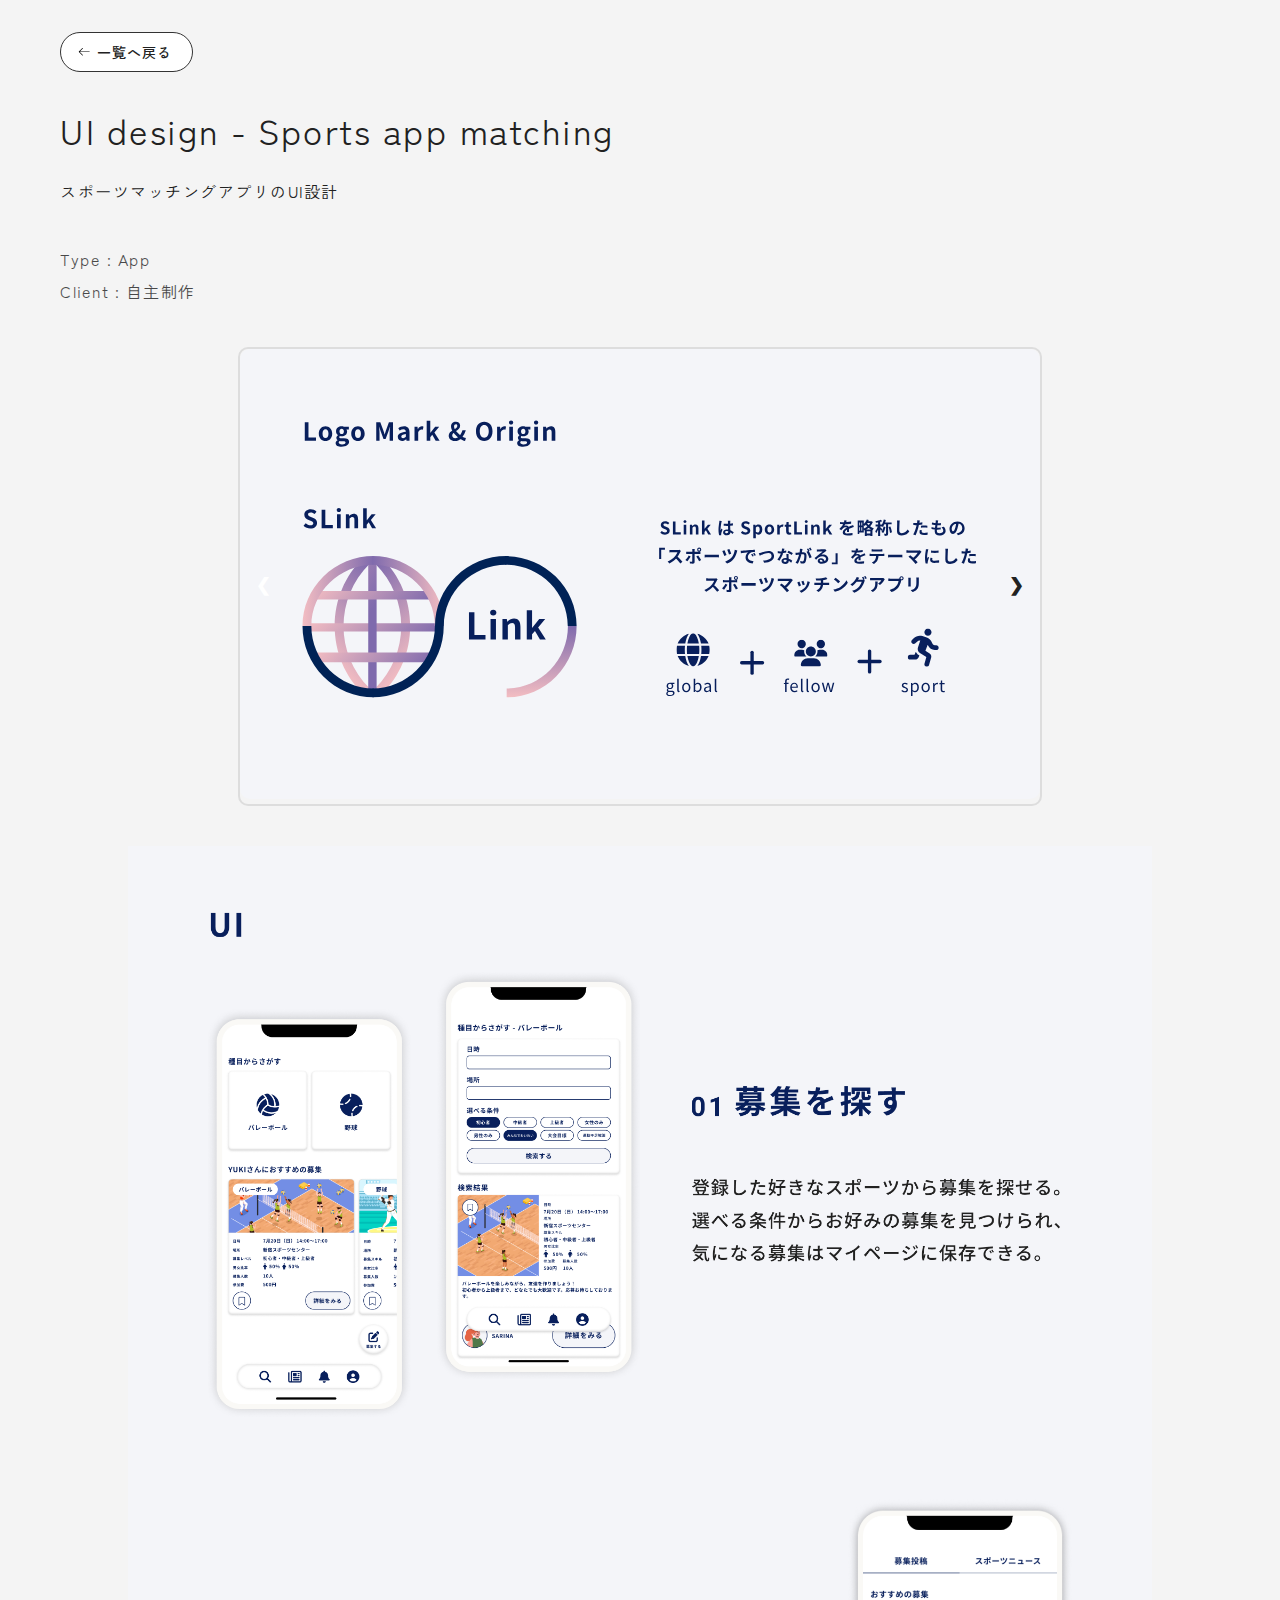
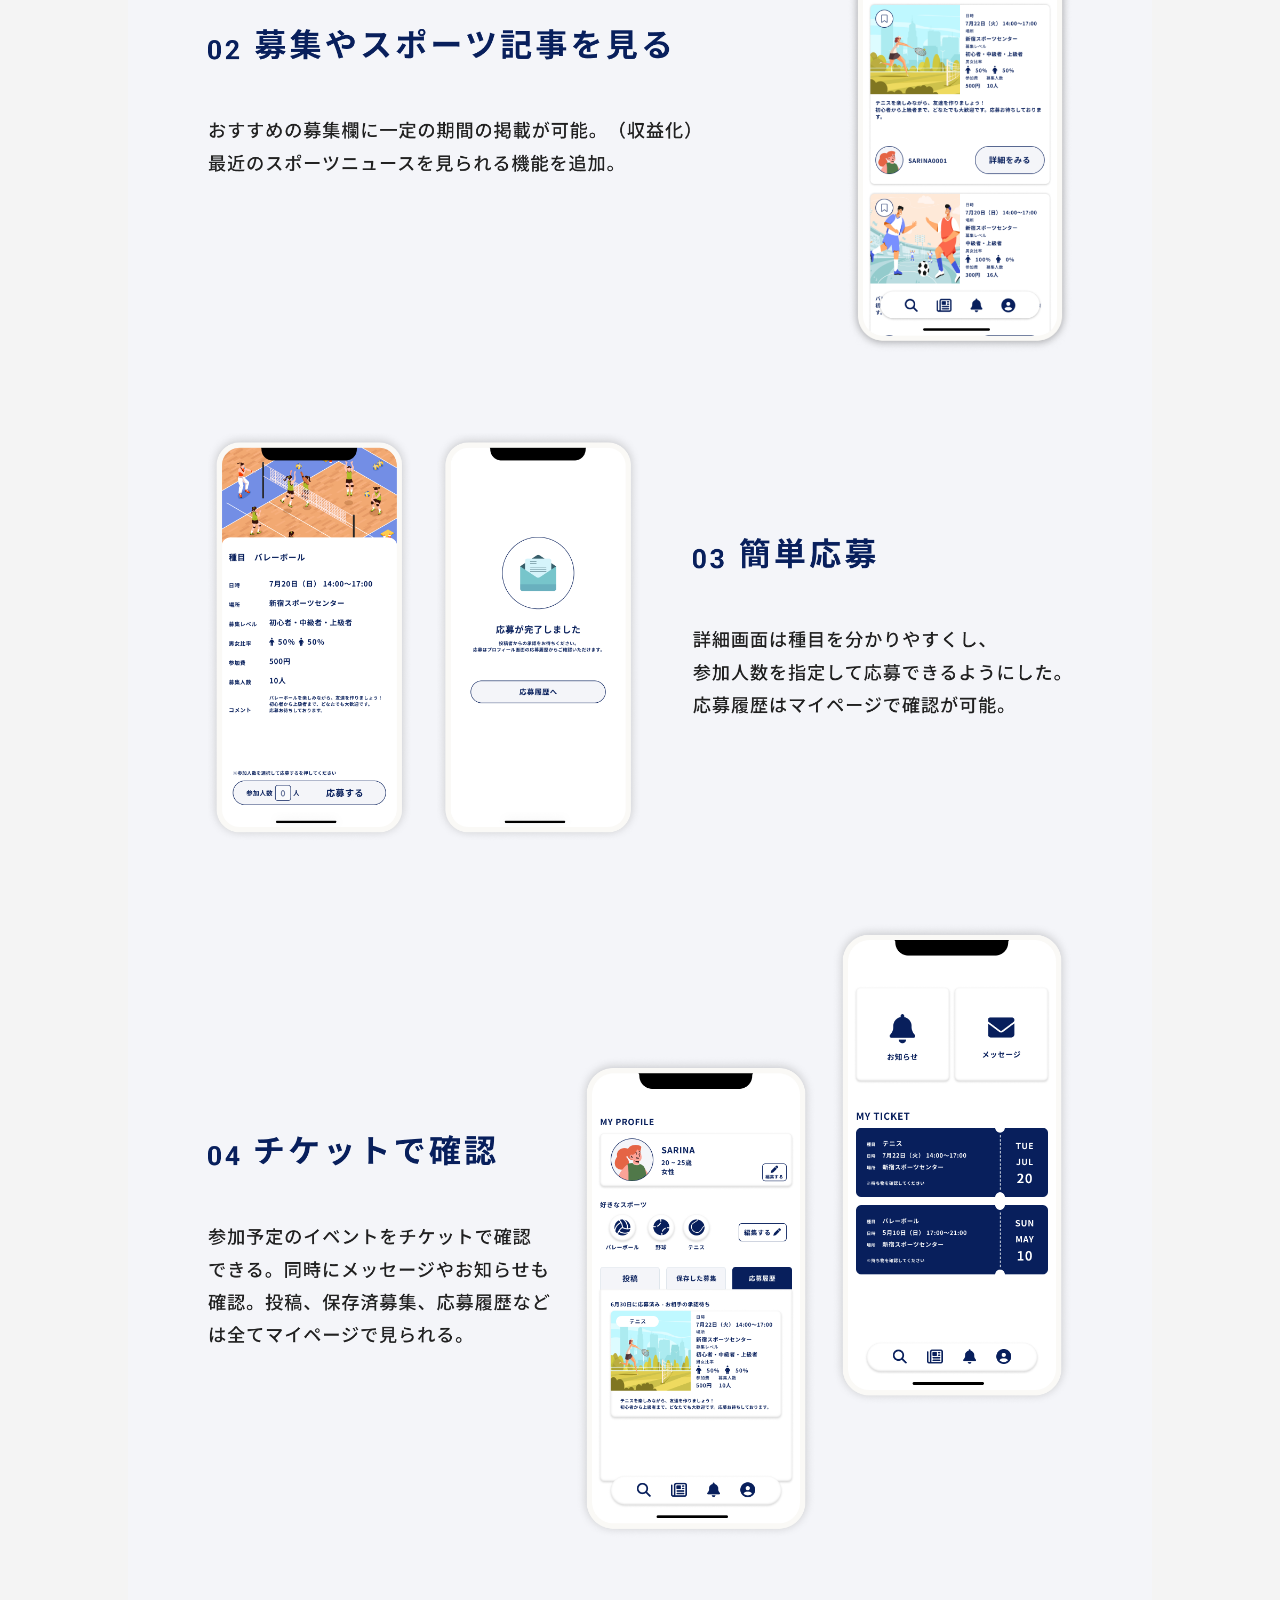
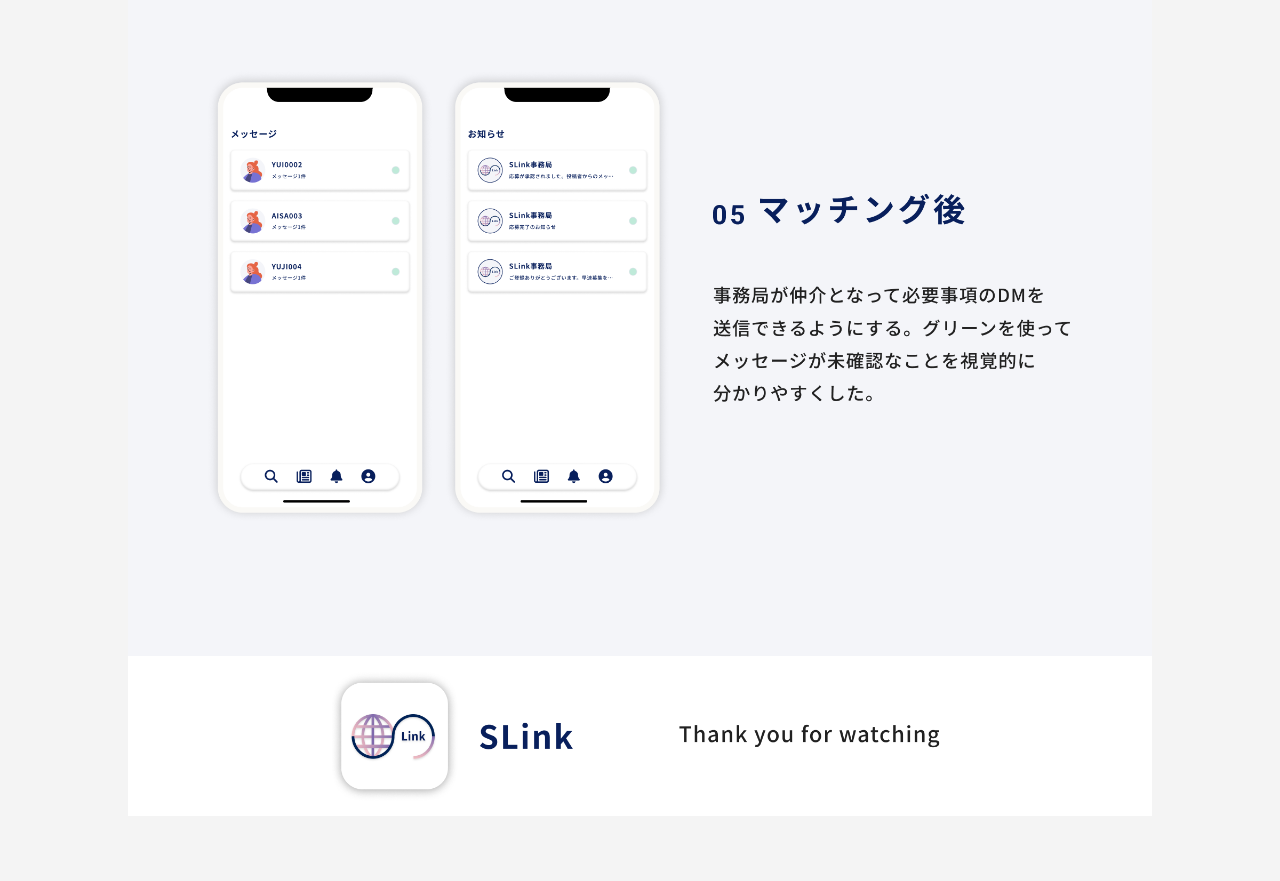
<file: work00.html>
<!DOCTYPE html>
<html lang="ja">
<head>
    <meta charset="UTF-8">
    <meta name="viewport" content="width=device-width, initial-scale=1.0">
    <title>Sports App UI</title>
    <link rel="stylesheet" href="css/work00.css">
    <link href="https://fonts.googleapis.com/css2?family=Zen+Kaku+Gothic+New:wght@400;700&display=swap" rel="stylesheet">
</head>
<body>
    <div class="back_btn">
        <a href="works.html"><button>
            <svg height="16" width="16" xmlns="http://www.w3.org/2000/svg" version="1.1" viewBox="0 0 1024 1024">
                <path
                    d="M874.690416 495.52477c0 11.2973-9.168824 20.466124-20.466124 20.466124l-604.773963 0 188.083679 188.083679c7.992021 7.992021 7.992021 20.947078 0 28.939099-4.001127 3.990894-9.240455 5.996574-14.46955 5.996574-5.239328 0-10.478655-1.995447-14.479783-5.996574l-223.00912-223.00912c-3.837398-3.837398-5.996574-9.046027-5.996574-14.46955 0-5.433756 2.159176-10.632151 5.996574-14.46955l223.019353-223.029586c7.992021-7.992021 20.957311-7.992021 28.949332 0 7.992021 8.002254 7.992021 20.957311 0 28.949332l-188.073446 188.073446 604.753497 0C865.521592 475.058646 874.690416 484.217237 874.690416 495.52477z">
                </path>
            </svg>
            <span>一覧へ戻る</span>
        </button></a>
    </div>

    <section class="worksDetail">
        <h1>UI design - Sports app matching</h1>
        <h4>スポーツマッチングアプリのUI設計</h4>
        <p class="type">Type : App<br>Client : 自主制作</p></section>

    <div class="slider">
        <div class="slides">
            <div class="slide"><img src="image/Slide-01.svg" alt="Image 1"></div>
            <div class="slide"><img src="image/Slide-02.jpg" alt="Image 1"></div>
            <div class="slide"><img src="image/Slide-03.svg" alt="Image 1"></div>
            <div class="slide"><img src="image/Slide-04.svg" alt="Image 1"></div>
            <div class="slide"><img src="image/Slide-05.svg" alt="Image 1"></div>
            <div class="slide"><img src="image/Slide-06.svg" alt="Image 1"></div>
            <div class="slide"><img src="image/Slide-07.svg" alt="Image 1"></div>
            <div class="slide"><img src="image/Slide-08.svg" alt="Image 1"></div>
            <div class="slide"><img src="image/Slide-10.svg" alt="Image 1"></div>
            <div class="slide"><img src="image/Slide-11.svg" alt="Image 2"></div>
            <div class="slide"><img src="image/Slide-13.svg" alt="Image 3"></div>
            <div class="slide"><img src="image/Slide-14.svg" alt="Image 3"></div>
        </div>
        <a class="prev" onclick="moveSlide(-1)">&#10094;</a>
        <a class="next" onclick="moveSlide(1)">&#10095;</a>
    </div>

    <div class="all"><img src="image/Slide-09.png" alt=""></div>

    <script src="js/slide.js"></script>
</body>
</html>
</file>
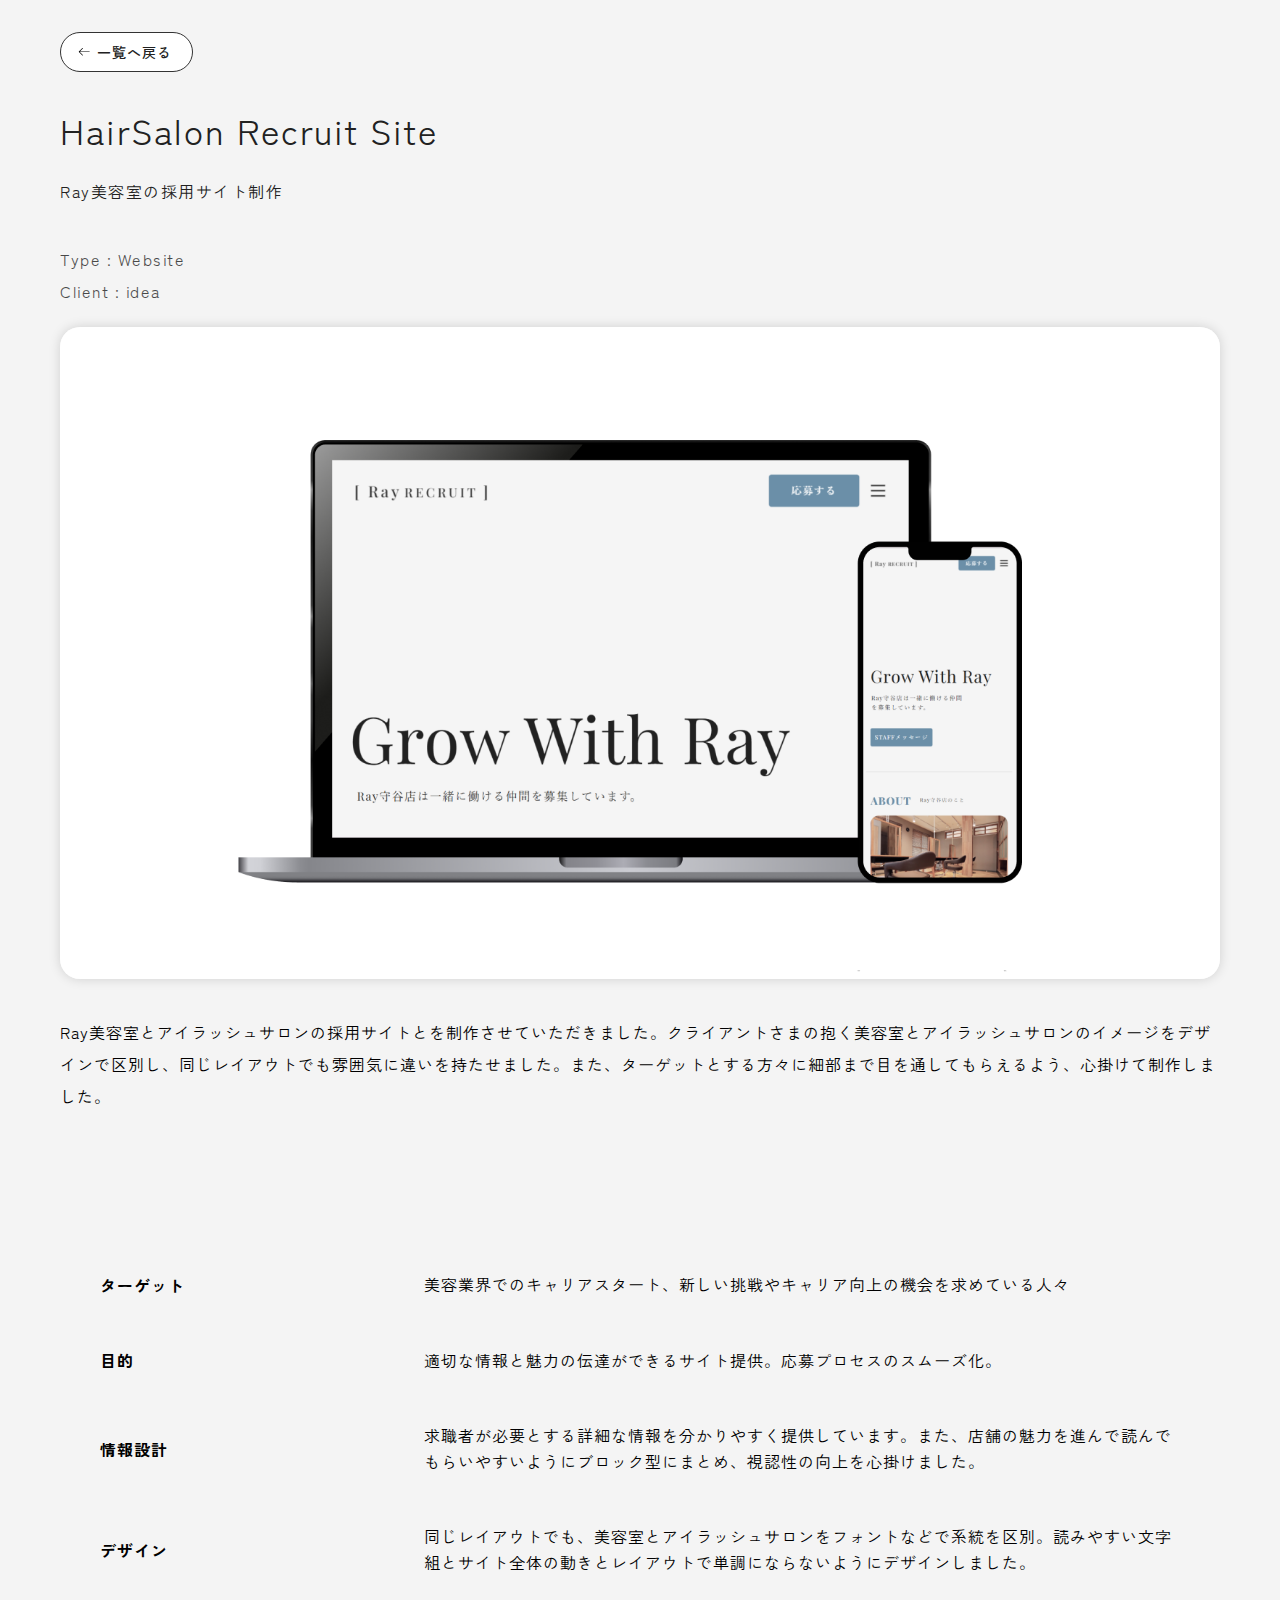
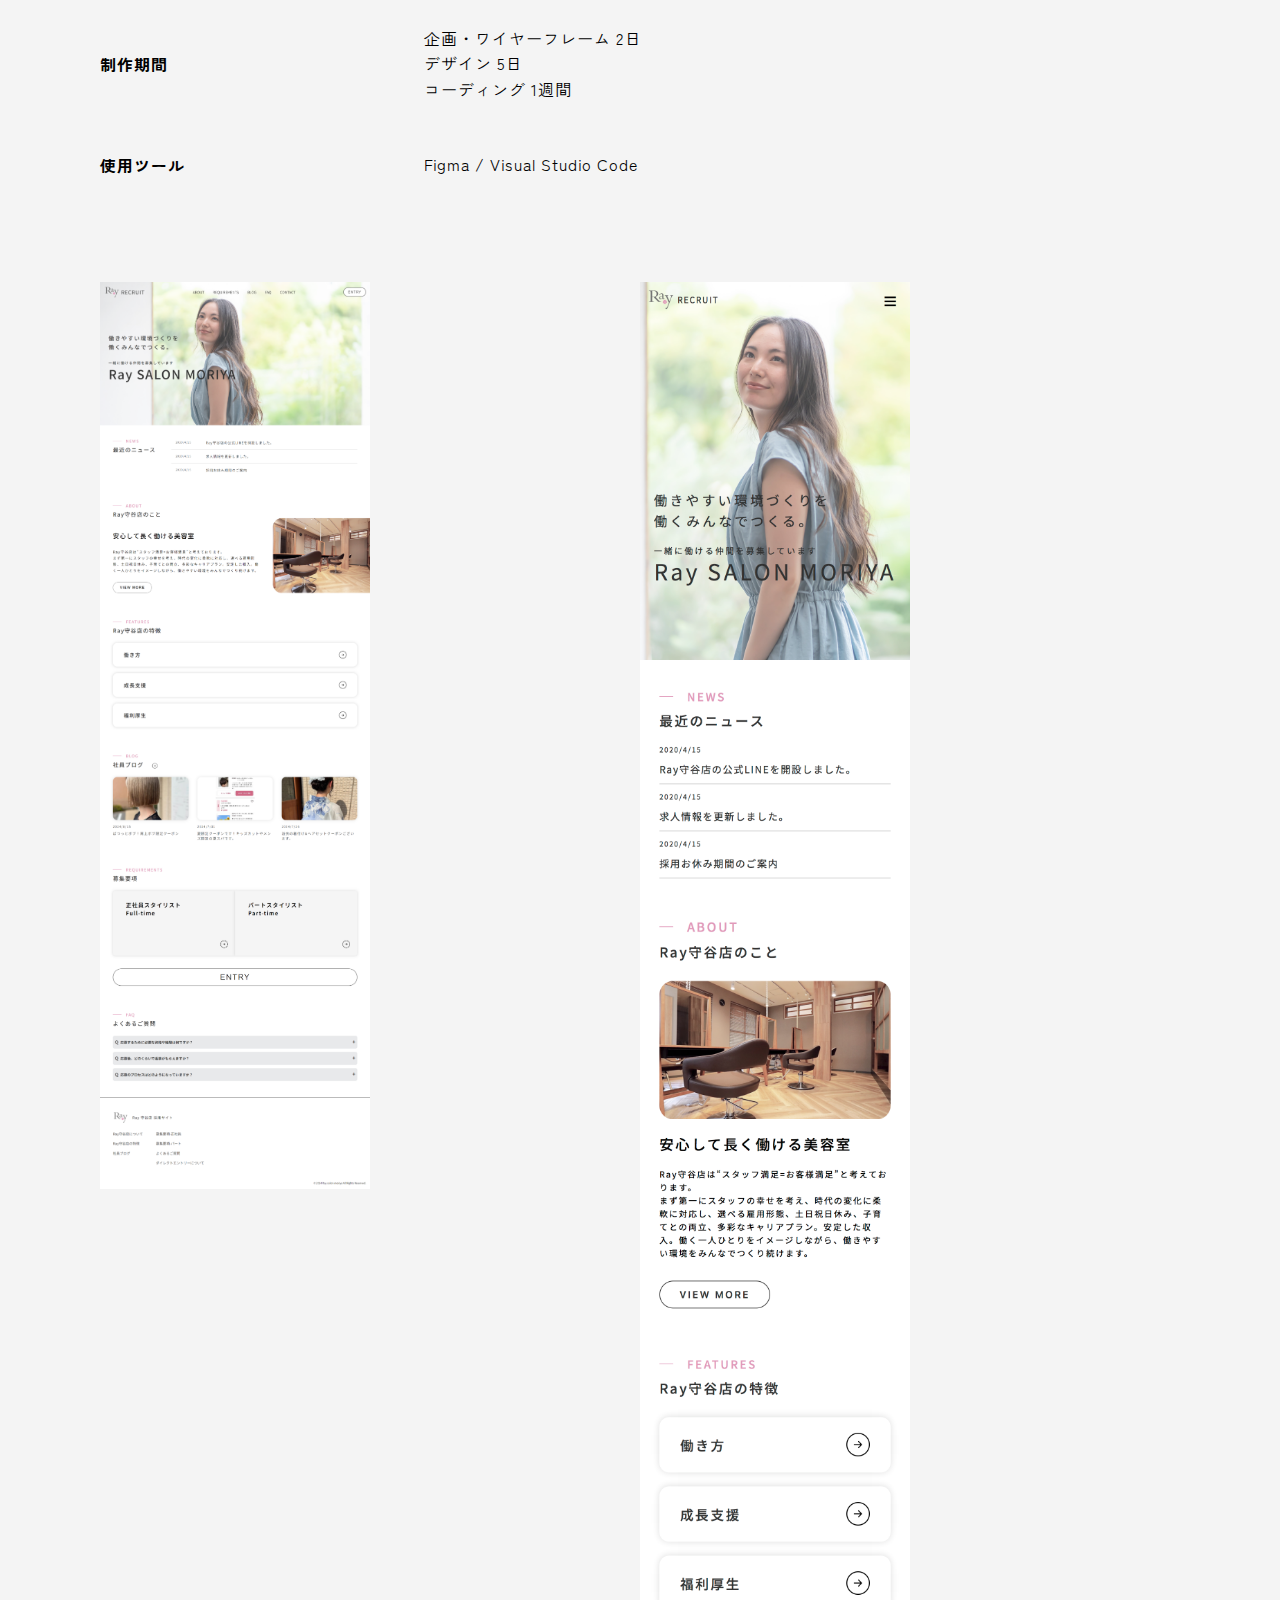
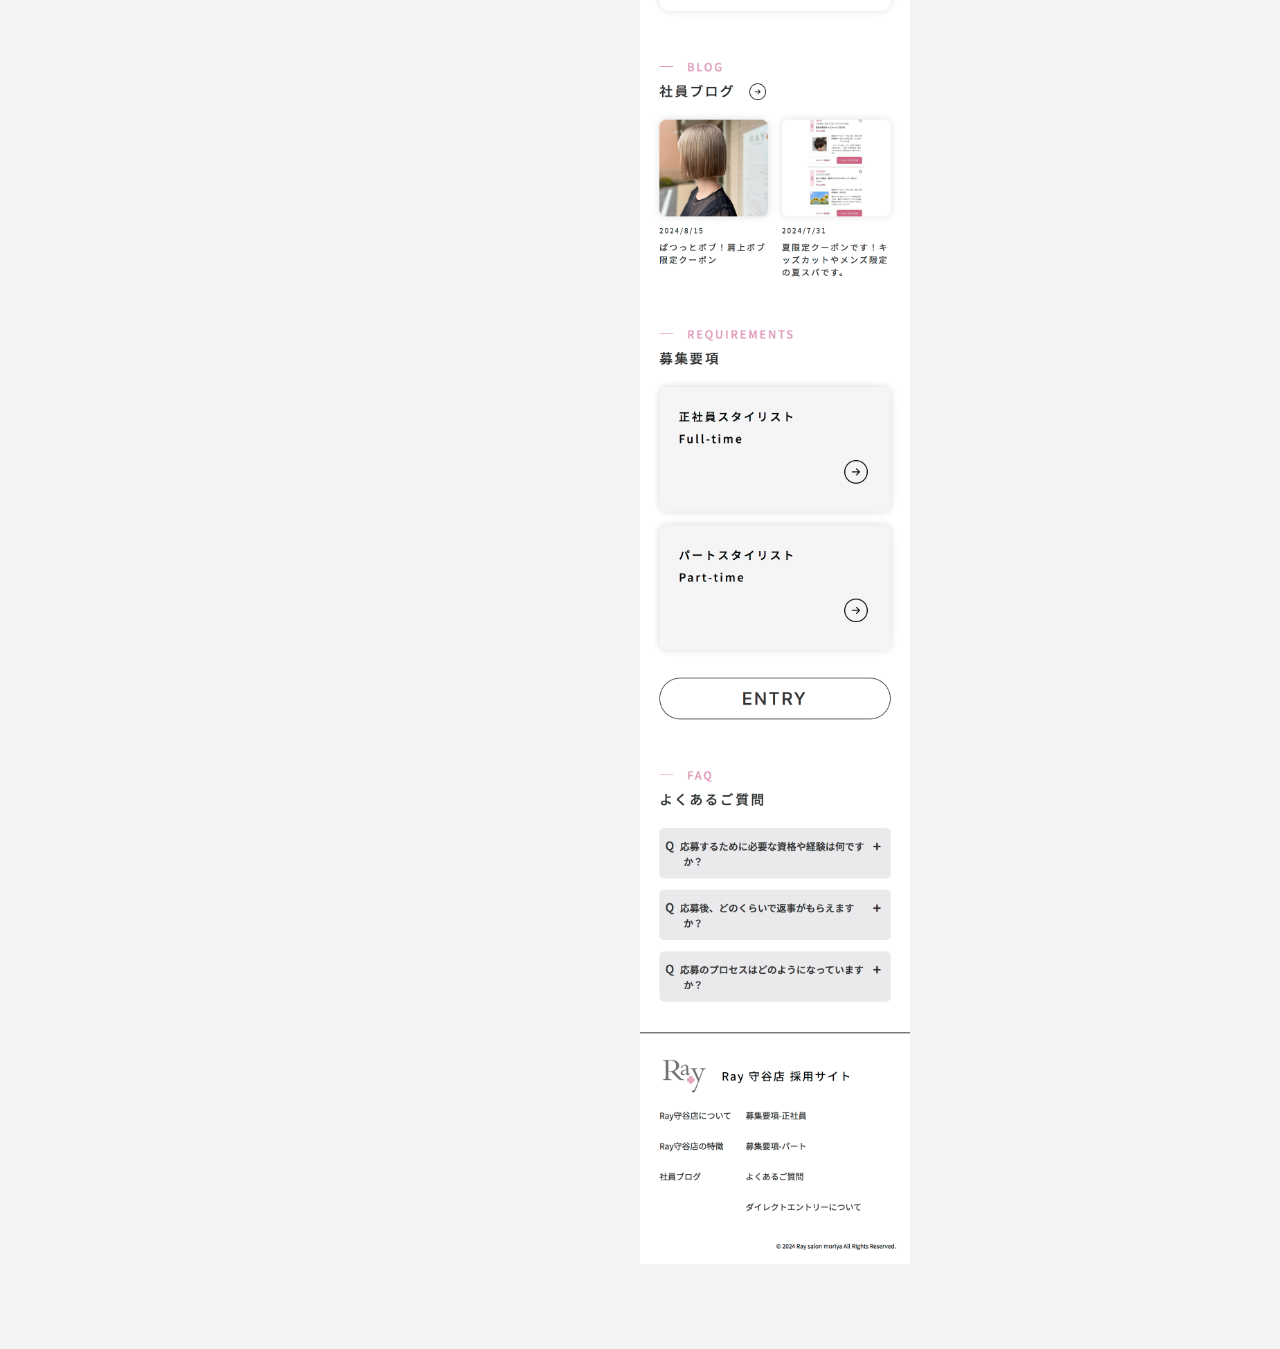
<file: work01.html>
<!DOCTYPE html>
<html lang="ja">

<head>
    <meta charset="UTF-8">
    <meta name="viewport" content="width=device-width, initial-scale=1.0">
    <title>Works_website</title>
    <link rel="stylesheet" href="css/works_00.css">
    <link href="https://fonts.googleapis.com/css2?family=Zen+Kaku+Gothic+New:wght@400;700&display=swap" rel="stylesheet">
</head>

<body>

    <div class="back_btn">
        <a href="works.html"><button>
                <svg height="16" width="16" xmlns="http://www.w3.org/2000/svg" version="1.1" viewBox="0 0 1024 1024">
                    <path
                        d="M874.690416 495.52477c0 11.2973-9.168824 20.466124-20.466124 20.466124l-604.773963 0 188.083679 188.083679c7.992021 7.992021 7.992021 20.947078 0 28.939099-4.001127 3.990894-9.240455 5.996574-14.46955 5.996574-5.239328 0-10.478655-1.995447-14.479783-5.996574l-223.00912-223.00912c-3.837398-3.837398-5.996574-9.046027-5.996574-14.46955 0-5.433756 2.159176-10.632151 5.996574-14.46955l223.019353-223.029586c7.992021-7.992021 20.957311-7.992021 28.949332 0 7.992021 8.002254 7.992021 20.957311 0 28.949332l-188.073446 188.073446 604.753497 0C865.521592 475.058646 874.690416 484.217237 874.690416 495.52477z">
                    </path>
                </svg>
                <span>一覧へ戻る</span>
            </button></a>
    </div>


    <section class="worksDetail">
        <h1>HairSalon Recruit Site</h1>
        <h4>Ray美容室の採用サイト制作</h4>
        <p class="type">Type : Website<br>Client : idea</p>

        <div class="works_img">
            <img class="image" src="image/Raysalon_works.png" alt="">
        </div>

        <p class="works_Text">
            Ray美容室とアイラッシュサロンの採用サイトとを制作させていただきました。クライアントさまの抱く美容室とアイラッシュサロンのイメージをデザインで区別し、同じレイアウトでも雰囲気に違いを持たせました。また、ターゲットとする方々に細部まで目を通してもらえるよう、心掛けて制作しました。
        </p>
    </section>

    <section class="detailText">
        <div class="target">
            <h3>ターゲット</h3>
            <p>美容業界でのキャリアスタート、新しい挑戦やキャリア向上の機会を求めている人々</p>
        </div>
        <div class="">
            <h3>目的</h3>
            <p>適切な情報と魅力の伝達ができるサイト提供。応募プロセスのスムーズ化。</p>
        </div>
        <div class="">
            <h3>情報設計</h3>
            <p>求職者が必要とする詳細な情報を分かりやすく提供しています。また、店舗の魅力を進んで読んでもらいやすいようにブロック型にまとめ、視認性の向上を心掛けました。</p>
        </div>
        <div class="color">
            <h3>デザイン</h3>
            <p>同じレイアウトでも、美容室とアイラッシュサロンをフォントなどで系統を区別。読みやすい文字組とサイト全体の動きとレイアウトで単調にならないようにデザインしました。</p>
        </div>
        <div class="time">
            <h3>制作期間</h3>
            <p>企画・ワイヤーフレーム 2日<br>デザイン 5日<br>コーディング 1週間</p>
        </div>
        <div class="tool">
            <h3>使用ツール</h3>
            <p>Figma / Visual Studio Code</p>
        </div>
    </section>

    <div class="fullPage">
        <div class="fullimg"><img src="image/rayrecruitsite_fullpage.png" alt=""></div>
        <div class="fullimg"><img src="image/Document.jpeg.png" alt=""></div>
    </div>
</body>

</html>
</file>
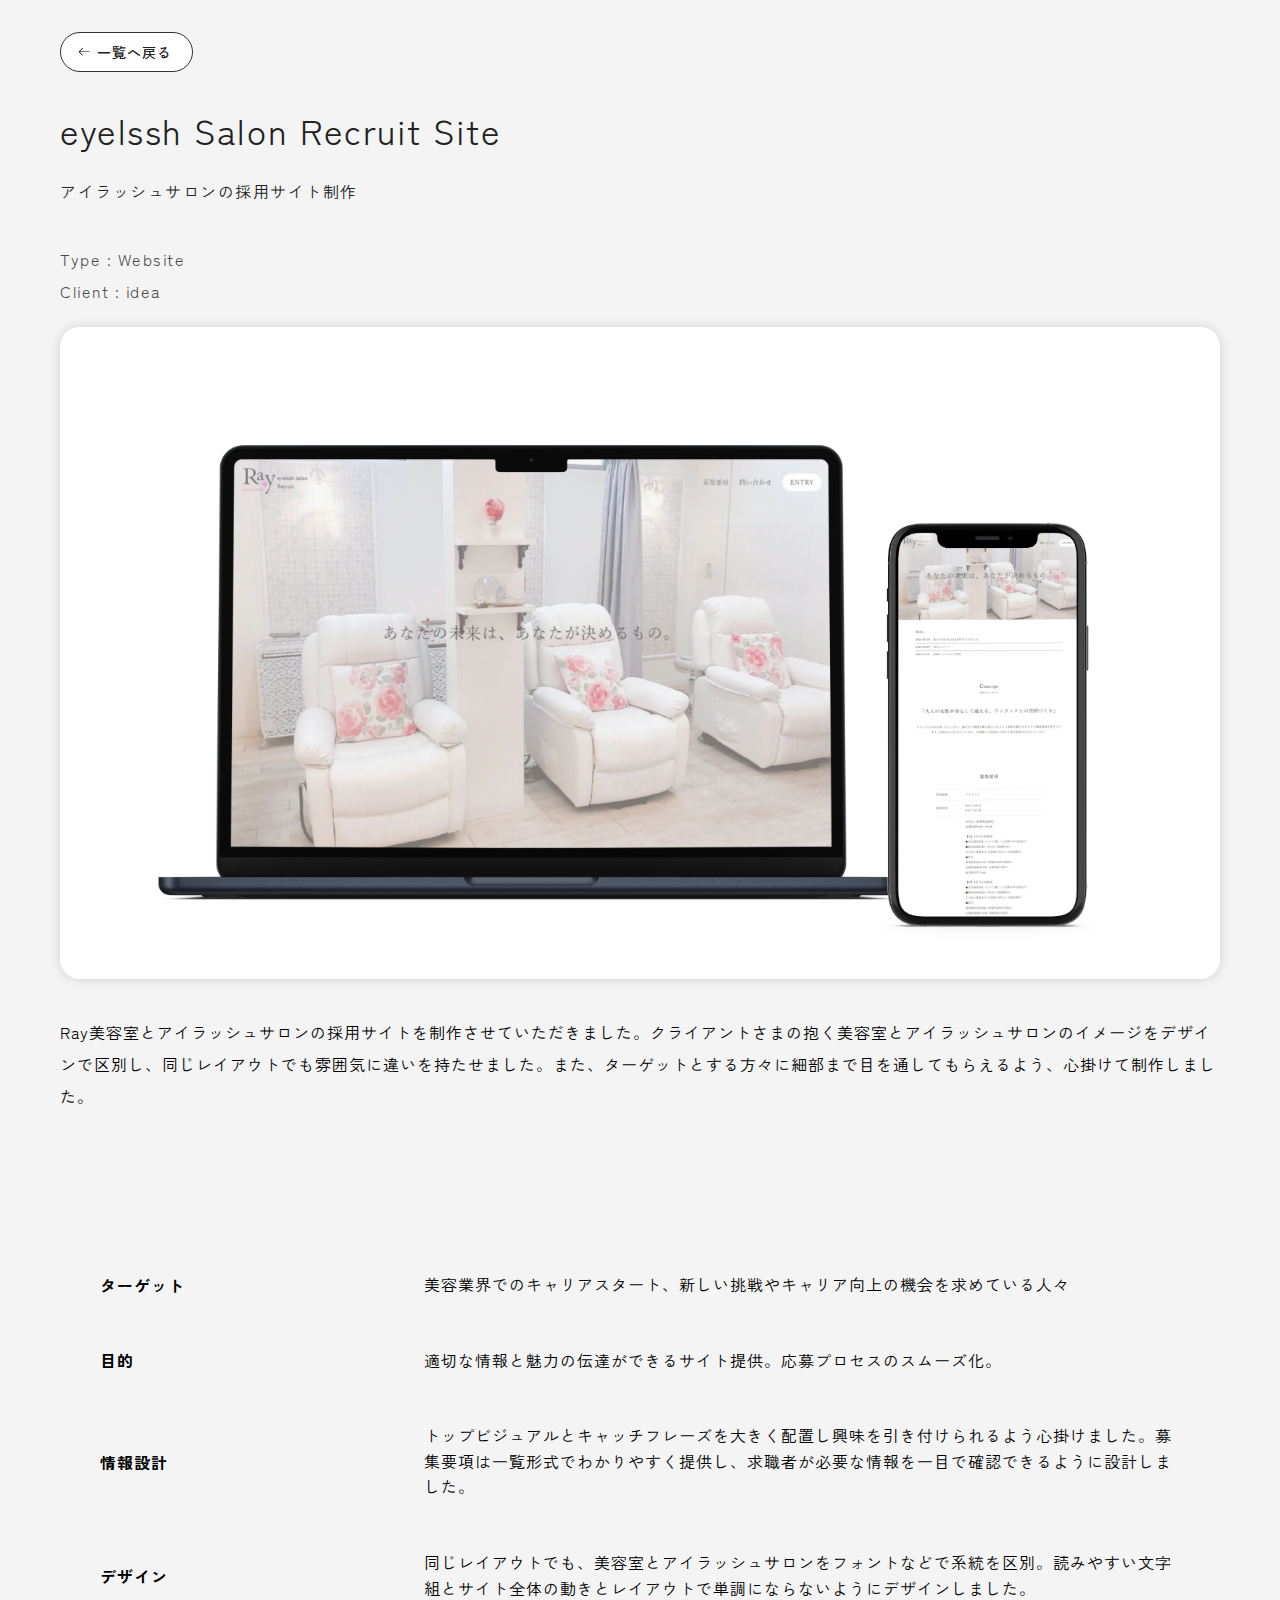
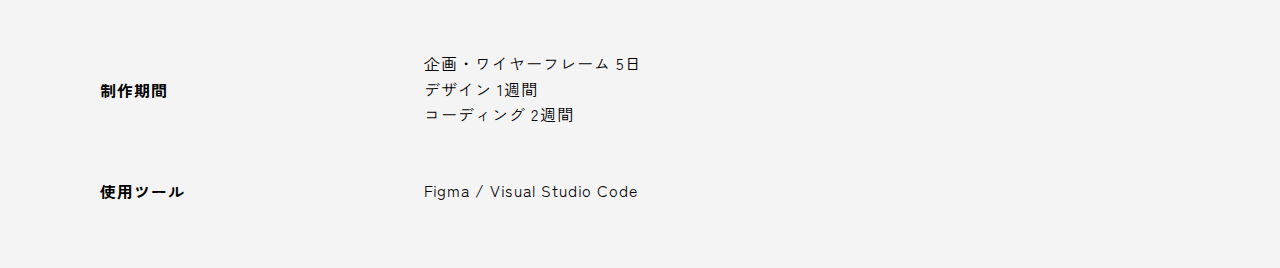
<file: work02.html>
<!DOCTYPE html>
<html lang="ja">

<head>
    <meta charset="UTF-8">
    <meta name="viewport" content="width=device-width, initial-scale=1.0">
    <title>Works_website</title>
    <link rel="stylesheet" href="css/works_00.css">
    <link href="https://fonts.googleapis.com/css2?family=Zen+Kaku+Gothic+New:wght@400;700&display=swap" rel="stylesheet">
</head>

<body>

    <div class="back_btn">
        <a href="works.html"><button>
            <svg height="16" width="16" xmlns="http://www.w3.org/2000/svg" version="1.1" viewBox="0 0 1024 1024">
                <path
                    d="M874.690416 495.52477c0 11.2973-9.168824 20.466124-20.466124 20.466124l-604.773963 0 188.083679 188.083679c7.992021 7.992021 7.992021 20.947078 0 28.939099-4.001127 3.990894-9.240455 5.996574-14.46955 5.996574-5.239328 0-10.478655-1.995447-14.479783-5.996574l-223.00912-223.00912c-3.837398-3.837398-5.996574-9.046027-5.996574-14.46955 0-5.433756 2.159176-10.632151 5.996574-14.46955l223.019353-223.029586c7.992021-7.992021 20.957311-7.992021 28.949332 0 7.992021 8.002254 7.992021 20.957311 0 28.949332l-188.073446 188.073446 604.753497 0C865.521592 475.058646 874.690416 484.217237 874.690416 495.52477z">
                </path>
            </svg>
            <span>一覧へ戻る</span>
        </button></a>
    </div>


    <section class="worksDetail">
        <h1>eyelssh Salon Recruit Site</h1>
        <h4>アイラッシュサロンの採用サイト制作</h4>
        <p class="type">Type : Website<br>Client : idea</p>

        <div class="works_img">
            <img class="image" src="image/eyelash_mockup.png" alt="">
        </div>

        <p class="works_Text">
            Ray美容室とアイラッシュサロンの採用サイトを制作させていただきました。クライアントさまの抱く美容室とアイラッシュサロンのイメージをデザインで区別し、同じレイアウトでも雰囲気に違いを持たせました。また、ターゲットとする方々に細部まで目を通してもらえるよう、心掛けて制作しました。
        </p>
    </section>

    <section class="detailText">
        <div class="target">
            <h3>ターゲット</h3>
            <p>美容業界でのキャリアスタート、新しい挑戦やキャリア向上の機会を求めている人々</p>
        </div>
        <div class="">
            <h3>目的</h3>
            <p>適切な情報と魅力の伝達ができるサイト提供。応募プロセスのスムーズ化。</p>
        </div>
        <div class="">
            <h3>情報設計</h3>
            <p>トップビジュアルとキャッチフレーズを大きく配置し興味を引き付けられるよう心掛けました。募集要項は一覧形式でわかりやすく提供し、求職者が必要な情報を一目で確認できるように設計しました。</p>
        </div>
        <div class="color">
            <h3>デザイン</h3>
            <p>同じレイアウトでも、美容室とアイラッシュサロンをフォントなどで系統を区別。読みやすい文字組とサイト全体の動きとレイアウトで単調にならないようにデザインしました。</p>
        </div>
        <div class="time">
            <h3>制作期間</h3>
            <p>企画・ワイヤーフレーム 5日<br>デザイン 1週間<br>コーディング 2週間</p>
        </div>
        <div class="tool">
            <h3>使用ツール</h3>
            <p>Figma / Visual Studio Code</p>
        </div>
    </section>
</body>

</html>
</file>
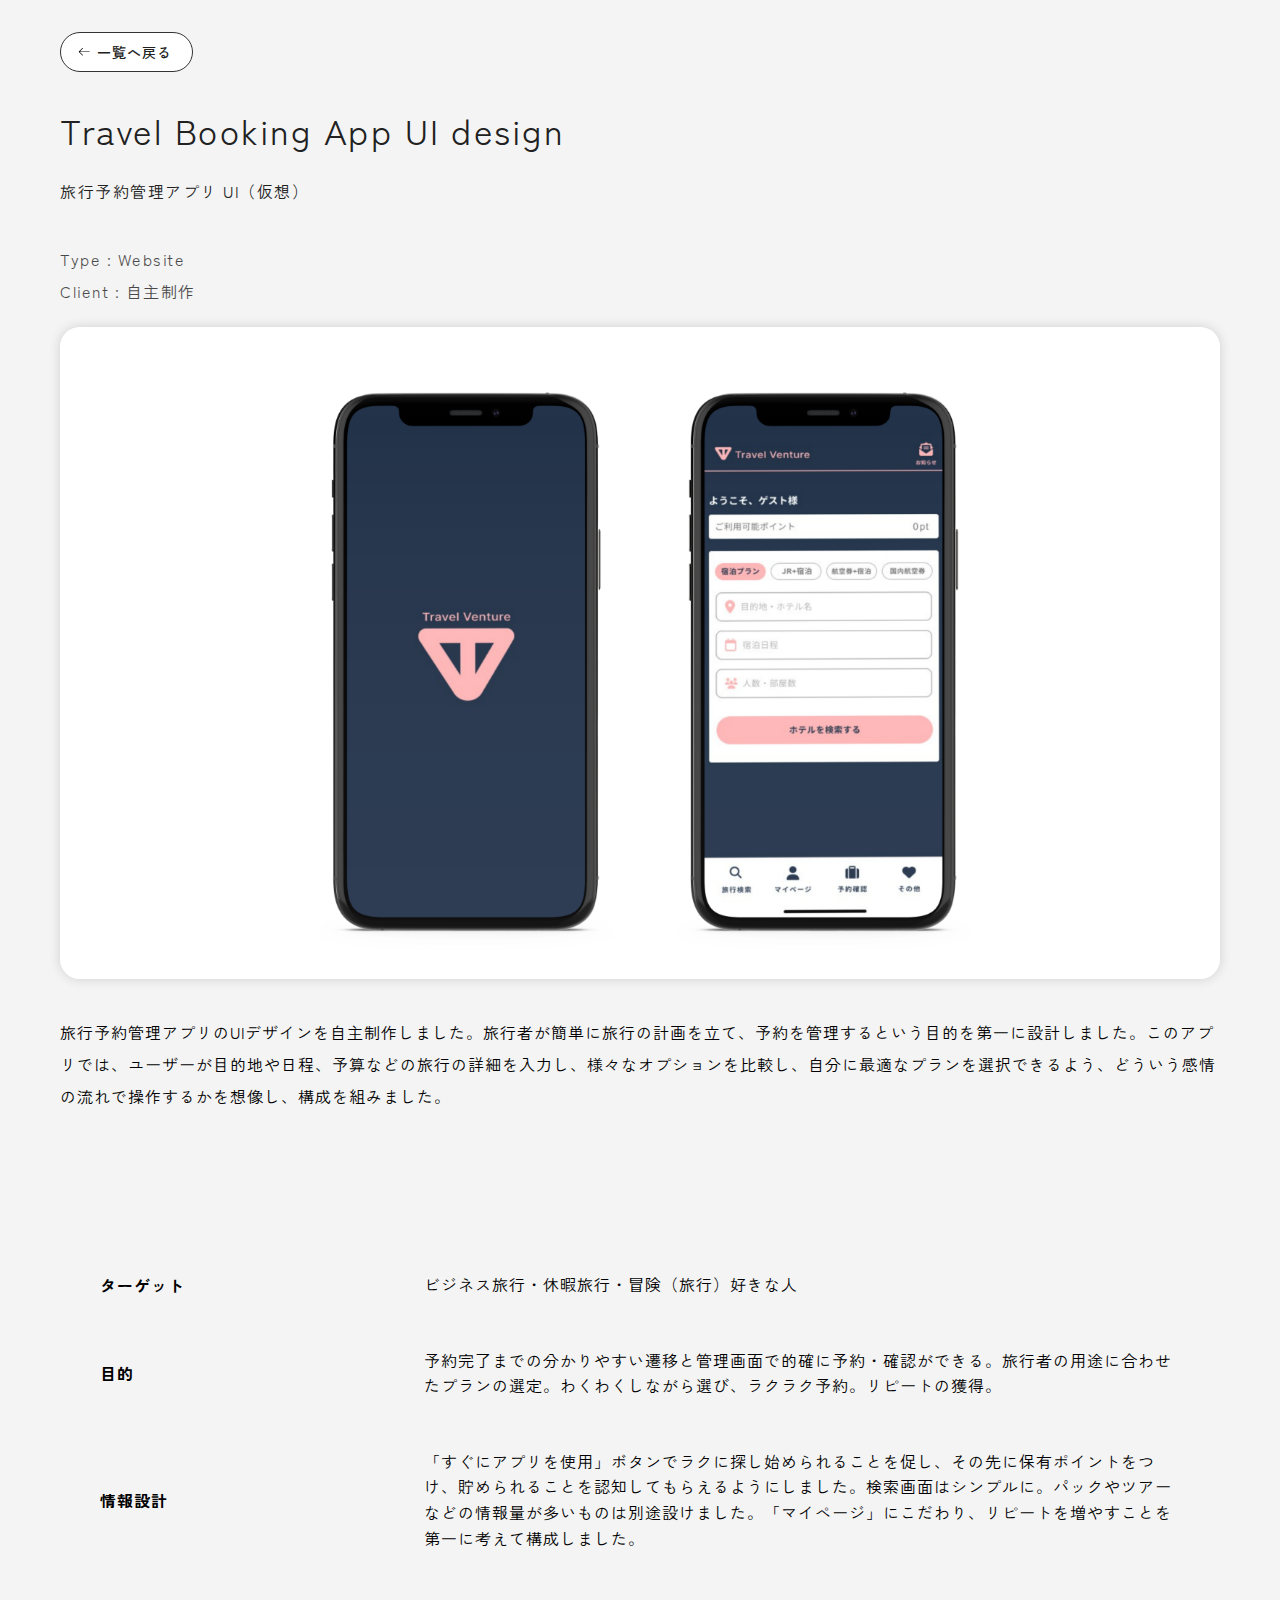
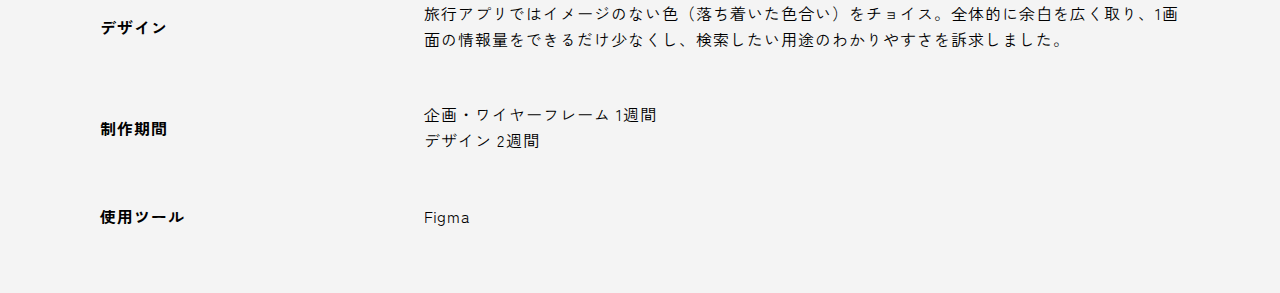
<file: work03.html>
<!DOCTYPE html>
<html lang="ja">

<head>
    <meta charset="UTF-8">
    <meta name="viewport" content="width=device-width, initial-scale=1.0">
    <title>Works_uiapp</title>
    <link rel="stylesheet" href="css/works_00.css">
    <link href="https://fonts.googleapis.com/css2?family=Zen+Kaku+Gothic+New:wght@400;700&display=swap" rel="stylesheet">
</head>

<body>

    <div class="back_btn">
        <a href="works.html"><button>
            <svg height="16" width="16" xmlns="http://www.w3.org/2000/svg" version="1.1" viewBox="0 0 1024 1024">
                <path
                    d="M874.690416 495.52477c0 11.2973-9.168824 20.466124-20.466124 20.466124l-604.773963 0 188.083679 188.083679c7.992021 7.992021 7.992021 20.947078 0 28.939099-4.001127 3.990894-9.240455 5.996574-14.46955 5.996574-5.239328 0-10.478655-1.995447-14.479783-5.996574l-223.00912-223.00912c-3.837398-3.837398-5.996574-9.046027-5.996574-14.46955 0-5.433756 2.159176-10.632151 5.996574-14.46955l223.019353-223.029586c7.992021-7.992021 20.957311-7.992021 28.949332 0 7.992021 8.002254 7.992021 20.957311 0 28.949332l-188.073446 188.073446 604.753497 0C865.521592 475.058646 874.690416 484.217237 874.690416 495.52477z">
                </path>
            </svg>
            <span>一覧へ戻る</span>
        </button></a>
    </div>


    <section class="worksDetail">
        <h1>Travel Booking App UI design</h1>
        <h4>旅行予約管理アプリ UI（仮想）</h4>
        <p class="type">Type : Website<br>Client : 自主制作</p>

        <div class="works_img">
            <img class="image" src="image/travelapp_mockup.png" alt="">
        </div>

        <p class="works_Text">
            旅行予約管理アプリのUIデザインを自主制作しました。旅行者が簡単に旅行の計画を立て、予約を管理するという目的を第一に設計しました。このアプリでは、ユーザーが目的地や日程、予算などの旅行の詳細を入力し、様々なオプションを比較し、自分に最適なプランを選択できるよう、どういう感情の流れで操作するかを想像し、構成を組みました。
        </p>
    </section>

    <section class="detailText">
        <div class="target">
            <h3>ターゲット</h3>
            <p>ビジネス旅行・休暇旅行・冒険（旅行）好きな人</p>
        </div>
        <div class="">
            <h3>目的</h3>
            <p>予約完了までの分かりやすい遷移と管理画面で的確に予約・確認ができる。旅行者の用途に合わせたプランの選定。わくわくしながら選び、ラクラク予約。リピートの獲得。</p>
        </div>
        <div class="">
            <h3>情報設計</h3>
            <p>「すぐにアプリを使用」ボタンでラクに探し始められることを促し、その先に保有ポイントをつけ、貯められることを認知してもらえるようにしました。検索画面はシンプルに。パックやツアーなどの情報量が多いものは別途設けました。「マイページ」にこだわり、リピートを増やすことを第一に考えて構成しました。</p>
        </div>
        <div class="color">
            <h3>デザイン</h3>
            <p>旅行アプリではイメージのない色（落ち着いた色合い）をチョイス。全体的に余白を広く取り、1画面の情報量をできるだけ少なくし、検索したい用途のわかりやすさを訴求しました。</p>
        </div>
        <div class="time">
            <h3>制作期間</h3>
            <p>企画・ワイヤーフレーム 1週間<br>デザイン 2週間</p>
        </div>
        <div class="tool">
            <h3>使用ツール</h3>
            <p>Figma</p>
        </div>
    </section>
</body>

</html>

<!DOCTYPE html>
<html lang="ja">
</file>
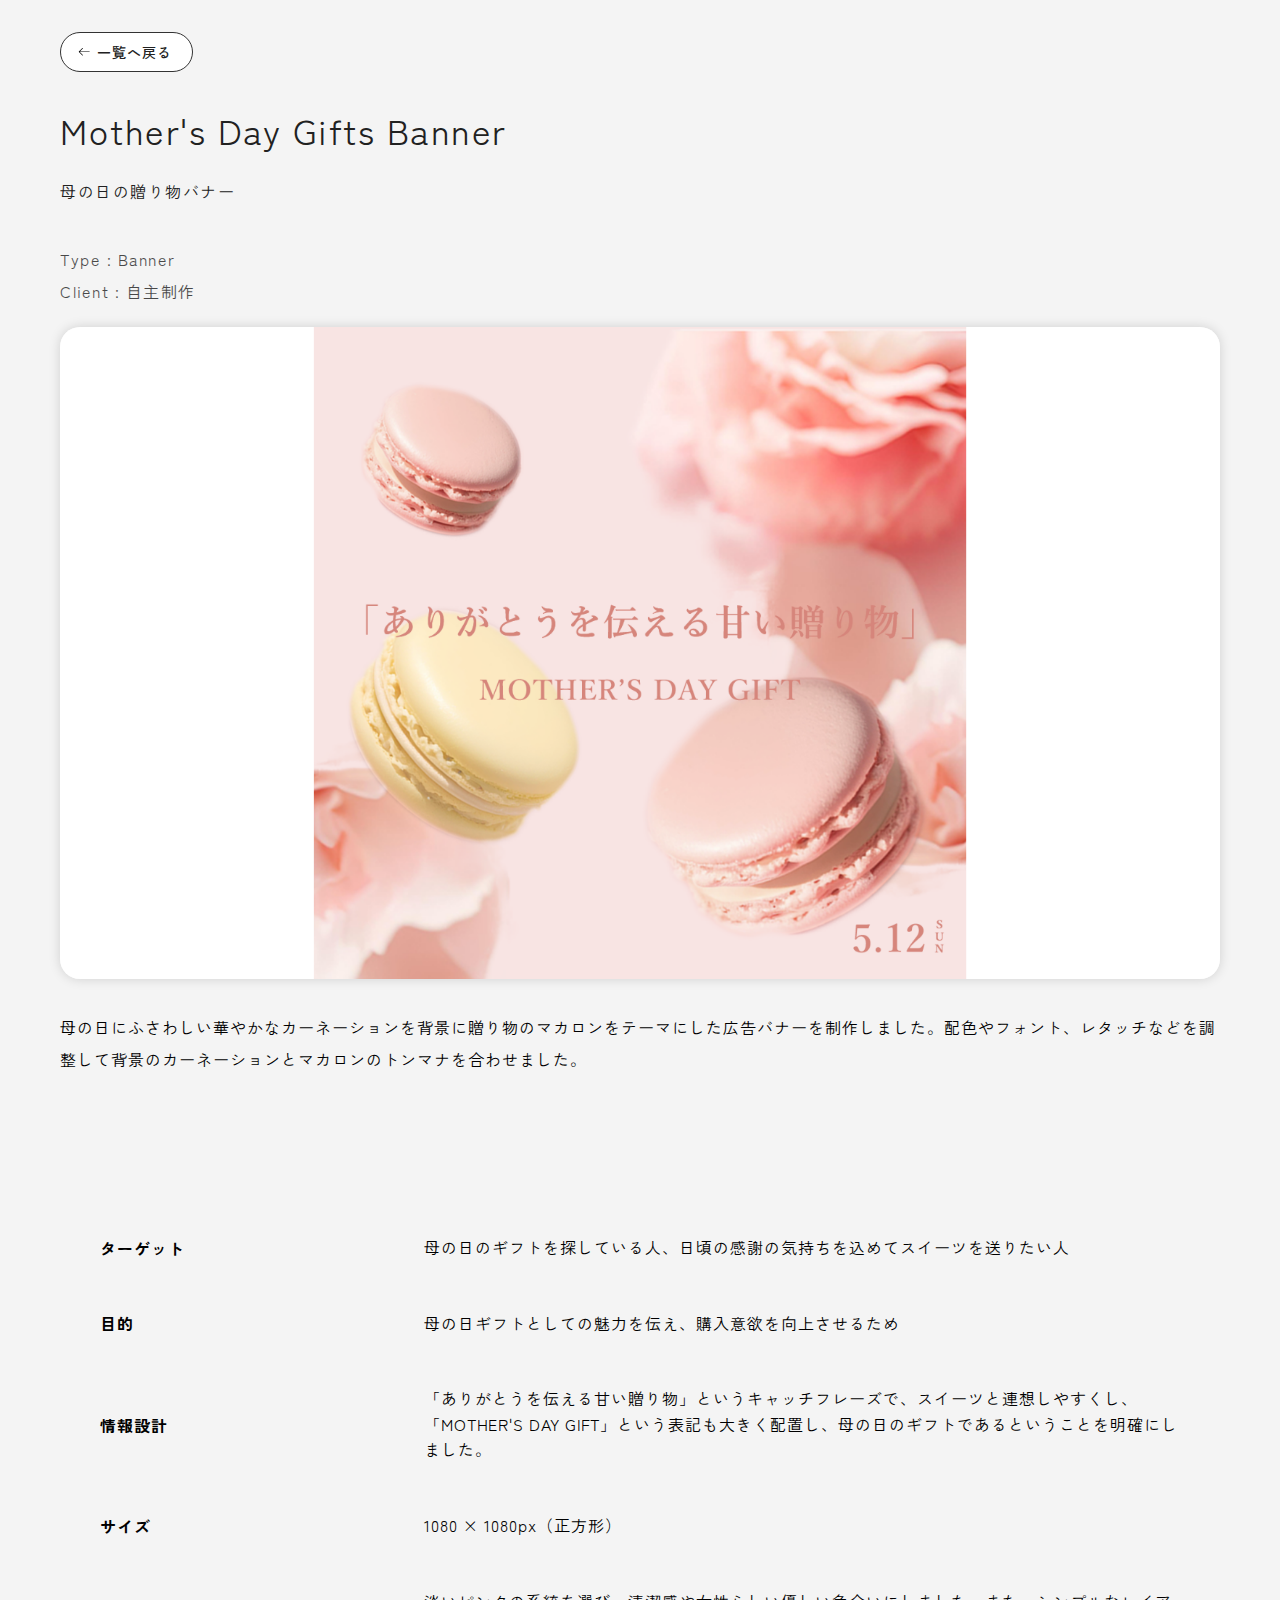
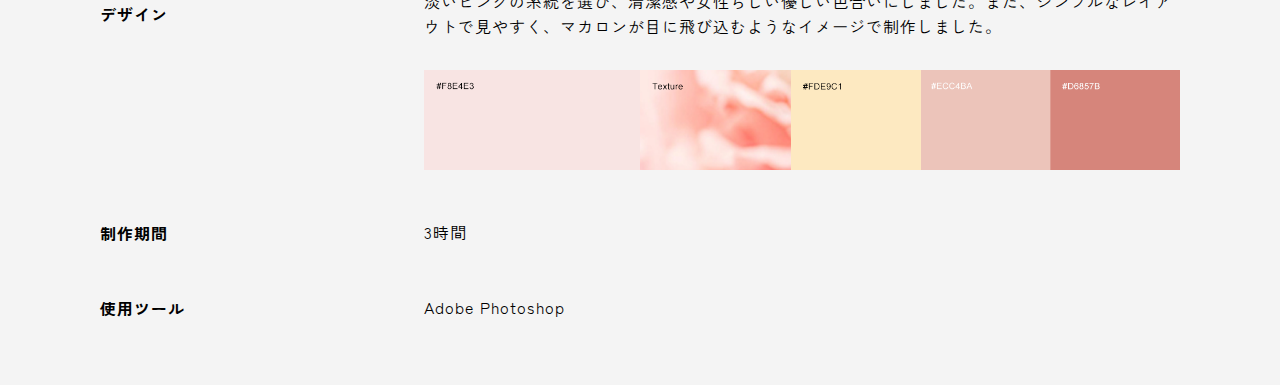
<file: work04.html>
<head>
    <meta charset="UTF-8">
    <meta name="viewport" content="width=device-width, initial-scale=1.0">
    <title>works_banner</title>
    <link rel="stylesheet" href="css/works_00.css">
    <link href="https://fonts.googleapis.com/css2?family=Zen+Kaku+Gothic+New:wght@400;700&display=swap" rel="stylesheet">
</head>

<body>

    <div class="back_btn">
        <a href="works.html"><button>
                <svg height="16" width="16" xmlns="http://www.w3.org/2000/svg" version="1.1" viewBox="0 0 1024 1024">
                    <path
                        d="M874.690416 495.52477c0 11.2973-9.168824 20.466124-20.466124 20.466124l-604.773963 0 188.083679 188.083679c7.992021 7.992021 7.992021 20.947078 0 28.939099-4.001127 3.990894-9.240455 5.996574-14.46955 5.996574-5.239328 0-10.478655-1.995447-14.479783-5.996574l-223.00912-223.00912c-3.837398-3.837398-5.996574-9.046027-5.996574-14.46955 0-5.433756 2.159176-10.632151 5.996574-14.46955l223.019353-223.029586c7.992021-7.992021 20.957311-7.992021 28.949332 0 7.992021 8.002254 7.992021 20.957311 0 28.949332l-188.073446 188.073446 604.753497 0C865.521592 475.058646 874.690416 484.217237 874.690416 495.52477z">
                    </path>
                </svg>
                <span>一覧へ戻る</span>
            </button></a>
    </div>


    <section class="worksDetail">
        <h1>Mother's Day Gifts Banner</h1>
        <h4>母の日の贈り物バナー</h4>
        <p class="type">Type : Banner<br>Client : 自主制作</p>

        <div class="works_img">
            <img class="image" src="image/banner_mockup.png" alt="">
        </div>

        <p class="works_Text">
            母の日にふさわしい華やかなカーネーションを背景に贈り物のマカロンをテーマにした広告バナーを制作しました。配色やフォント、レタッチなどを調整して背景のカーネーションとマカロンのトンマナを合わせました。
        </p>
    </section>

    <section class="detailText">
        <div class="target">
            <h3>ターゲット</h3>
            <p>母の日のギフトを探している人、日頃の感謝の気持ちを込めてスイーツを送りたい人</p>
        </div>
        <div class="">
            <h3>目的</h3>
            <p>母の日ギフトとしての魅力を伝え、購入意欲を向上させるため</p>
        </div>
        <div class="">
            <h3>情報設計</h3>
            <p>「ありがとうを伝える甘い贈り物」というキャッチフレーズで、スイーツと連想しやすくし、「MOTHER'S DAY GIFT」という表記も大きく配置し、母の日のギフトであるということを明確にしました。</p>
        </div>
        <div class="">
            <h3>サイズ</h3>
            <p>1080 × 1080px（正方形）</p>
        </div>
        <div class="color">
            <h3>デザイン</h3>
            <p>淡いピンクの系統を選び、清潔感や女性らしい優しい色合いにしました。また、シンプルなレイアウトで見やすく、マカロンが目に飛び込むようなイメージで制作しました。</p>
        </div>
        <div class="color_code">
            <div class="left_title"></div>
            <div class="right_code"></div>
        </div>
        <div class="time">
            <h3>制作期間</h3>
            <p>3時間</p>
        </div>
        <div class="tool">
            <h3>使用ツール</h3>
            <p>Adobe Photoshop</p>
        </div>
    </section>

    <style>
        .detailText div:nth-of-type(6) {
            margin-top: -20px;
        }
    </style>
</body>

</html>
</file>
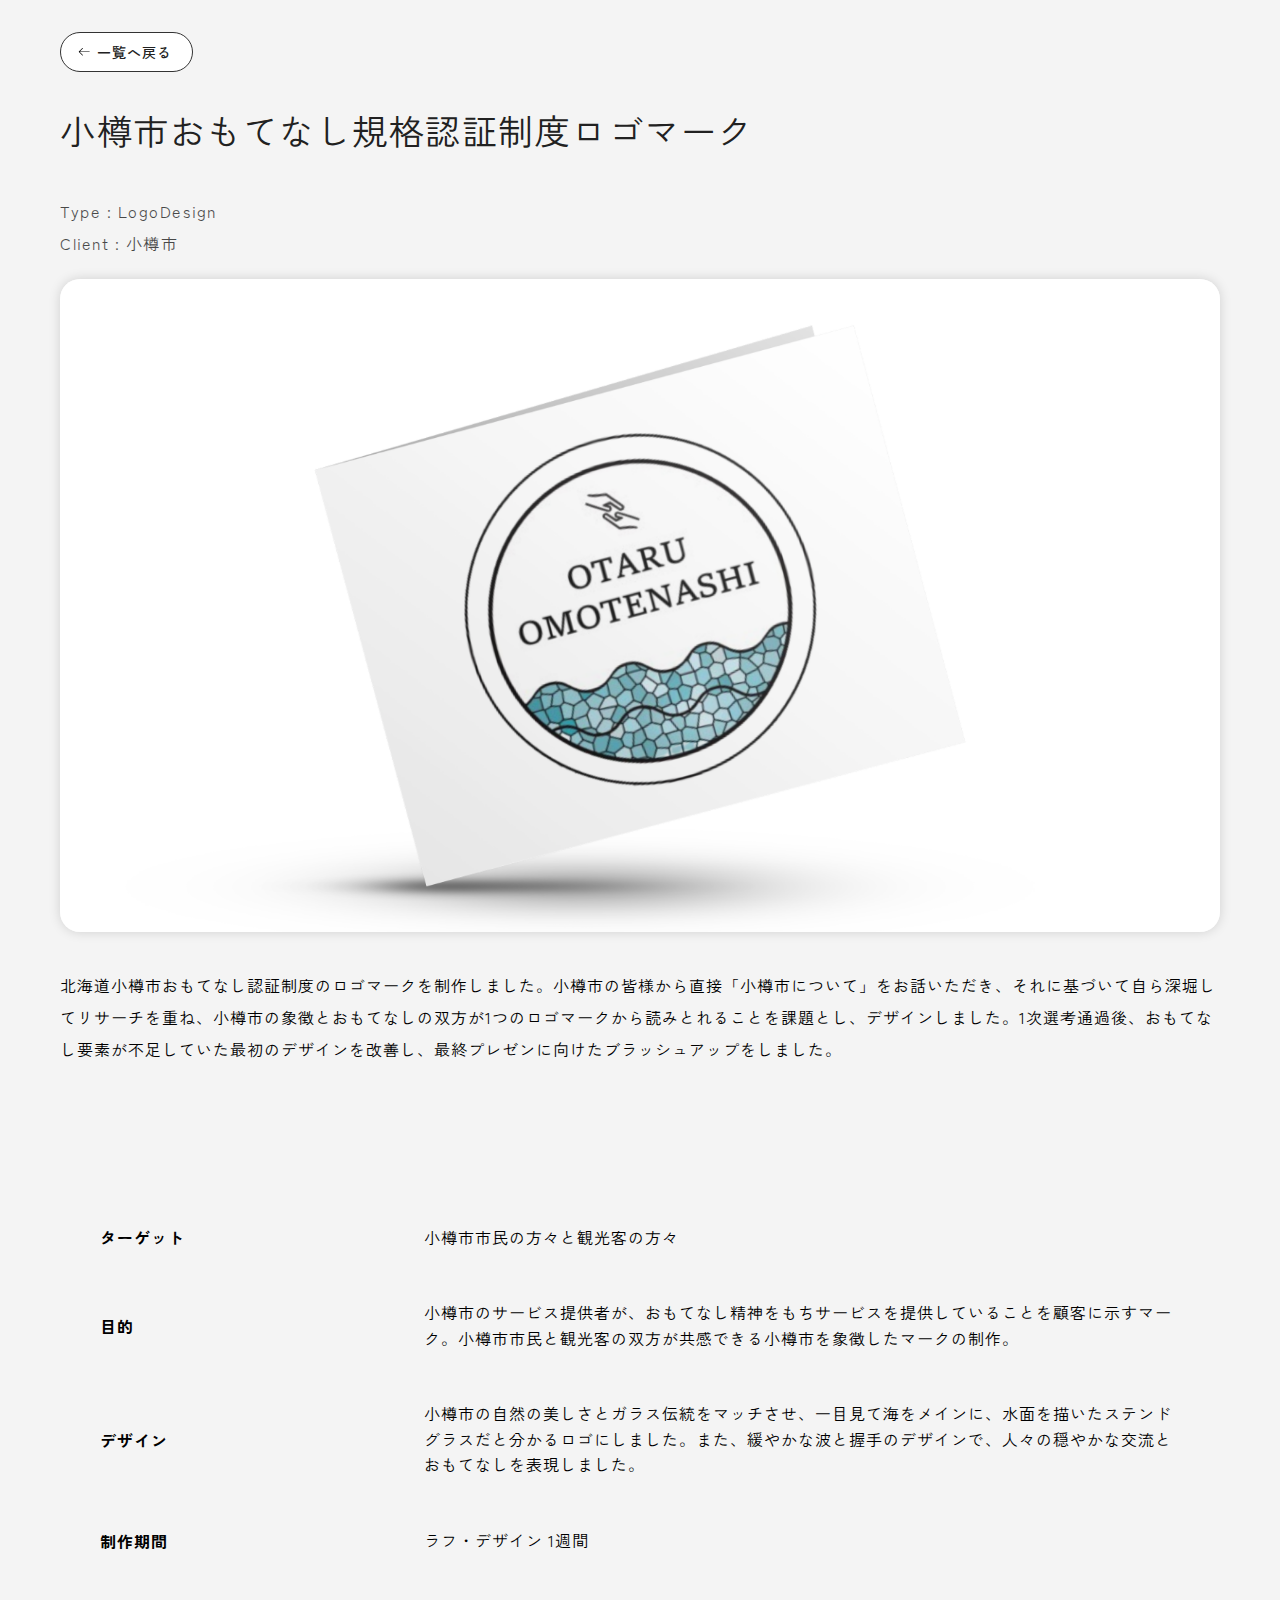
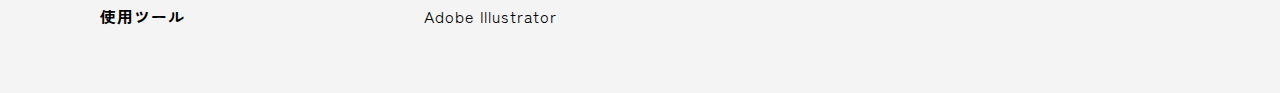
<file: work05.html>
<!DOCTYPE html>
<html lang="ja">

<head>
    <meta charset="UTF-8">
    <meta name="viewport" content="width=device-width, initial-scale=1.0">
    <title>Works_logo</title>
    <link rel="stylesheet" href="css/works_00.css">
    <link href="https://fonts.googleapis.com/css2?family=Zen+Kaku+Gothic+New:wght@400;700&display=swap" rel="stylesheet">
</head>

<body>

    <div class="back_btn">
        <a href="works.html"><button>
            <svg height="16" width="16" xmlns="http://www.w3.org/2000/svg" version="1.1" viewBox="0 0 1024 1024">
                <path
                    d="M874.690416 495.52477c0 11.2973-9.168824 20.466124-20.466124 20.466124l-604.773963 0 188.083679 188.083679c7.992021 7.992021 7.992021 20.947078 0 28.939099-4.001127 3.990894-9.240455 5.996574-14.46955 5.996574-5.239328 0-10.478655-1.995447-14.479783-5.996574l-223.00912-223.00912c-3.837398-3.837398-5.996574-9.046027-5.996574-14.46955 0-5.433756 2.159176-10.632151 5.996574-14.46955l223.019353-223.029586c7.992021-7.992021 20.957311-7.992021 28.949332 0 7.992021 8.002254 7.992021 20.957311 0 28.949332l-188.073446 188.073446 604.753497 0C865.521592 475.058646 874.690416 484.217237 874.690416 495.52477z">
                </path>
            </svg>
            <span>一覧へ戻る</span>
        </button></a>
    </div>


    <section class="worksDetail">
        <h1>小樽市おもてなし規格認証制度ロゴマーク</h1>
        <!-- <h4>ポートフォリオ2023</h4> -->
        <p class="type">Type : LogoDesign<br>Client : 小樽市</p>

        <div class="works_img">
            <img class="image" src="image/logo_mockup.png" alt="">
        </div>

        <p class="works_Text">
            北海道小樽市おもてなし認証制度のロゴマークを制作しました。小樽市の皆様から直接「小樽市について」をお話いただき、それに基づいて自ら深堀してリサーチを重ね、小樽市の象徴とおもてなしの双方が1つのロゴマークから読みとれることを課題とし、デザインしました。1次選考通過後、おもてなし要素が不足していた最初のデザインを改善し、最終プレゼンに向けたブラッシュアップをしました。
        </p>
    </section>

    <section class="detailText">
        <div class="target">
            <h3>ターゲット</h3>
            <p>小樽市市民の方々と観光客の方々</p>
        </div>
        <div class="">
            <h3>目的</h3>
            <p>小樽市のサービス提供者が、おもてなし精神をもちサービスを提供していることを顧客に示すマーク。小樽市市民と観光客の双方が共感できる小樽市を象徴したマークの制作。</p>
        </div>
        <div class="color">
            <h3>デザイン</h3>
            <p>小樽市の自然の美しさとガラス伝統をマッチさせ、一目見て海をメインに、水面を描いたステンドグラスだと分かるロゴ​にしました。また、緩やかな波と握手のデザインで、人々の穏やかな交流とおもてなしを表現しました。</p>
        </div>
        <div class="time">
            <h3>制作期間</h3>
            <p>ラフ・デザイン 1週間</p>
        </div>
        <div class="tool">
            <h3>使用ツール</h3>
            <p>Adobe Illustrator</p>
        </div>
    </section>
</body>

</html>
</file>
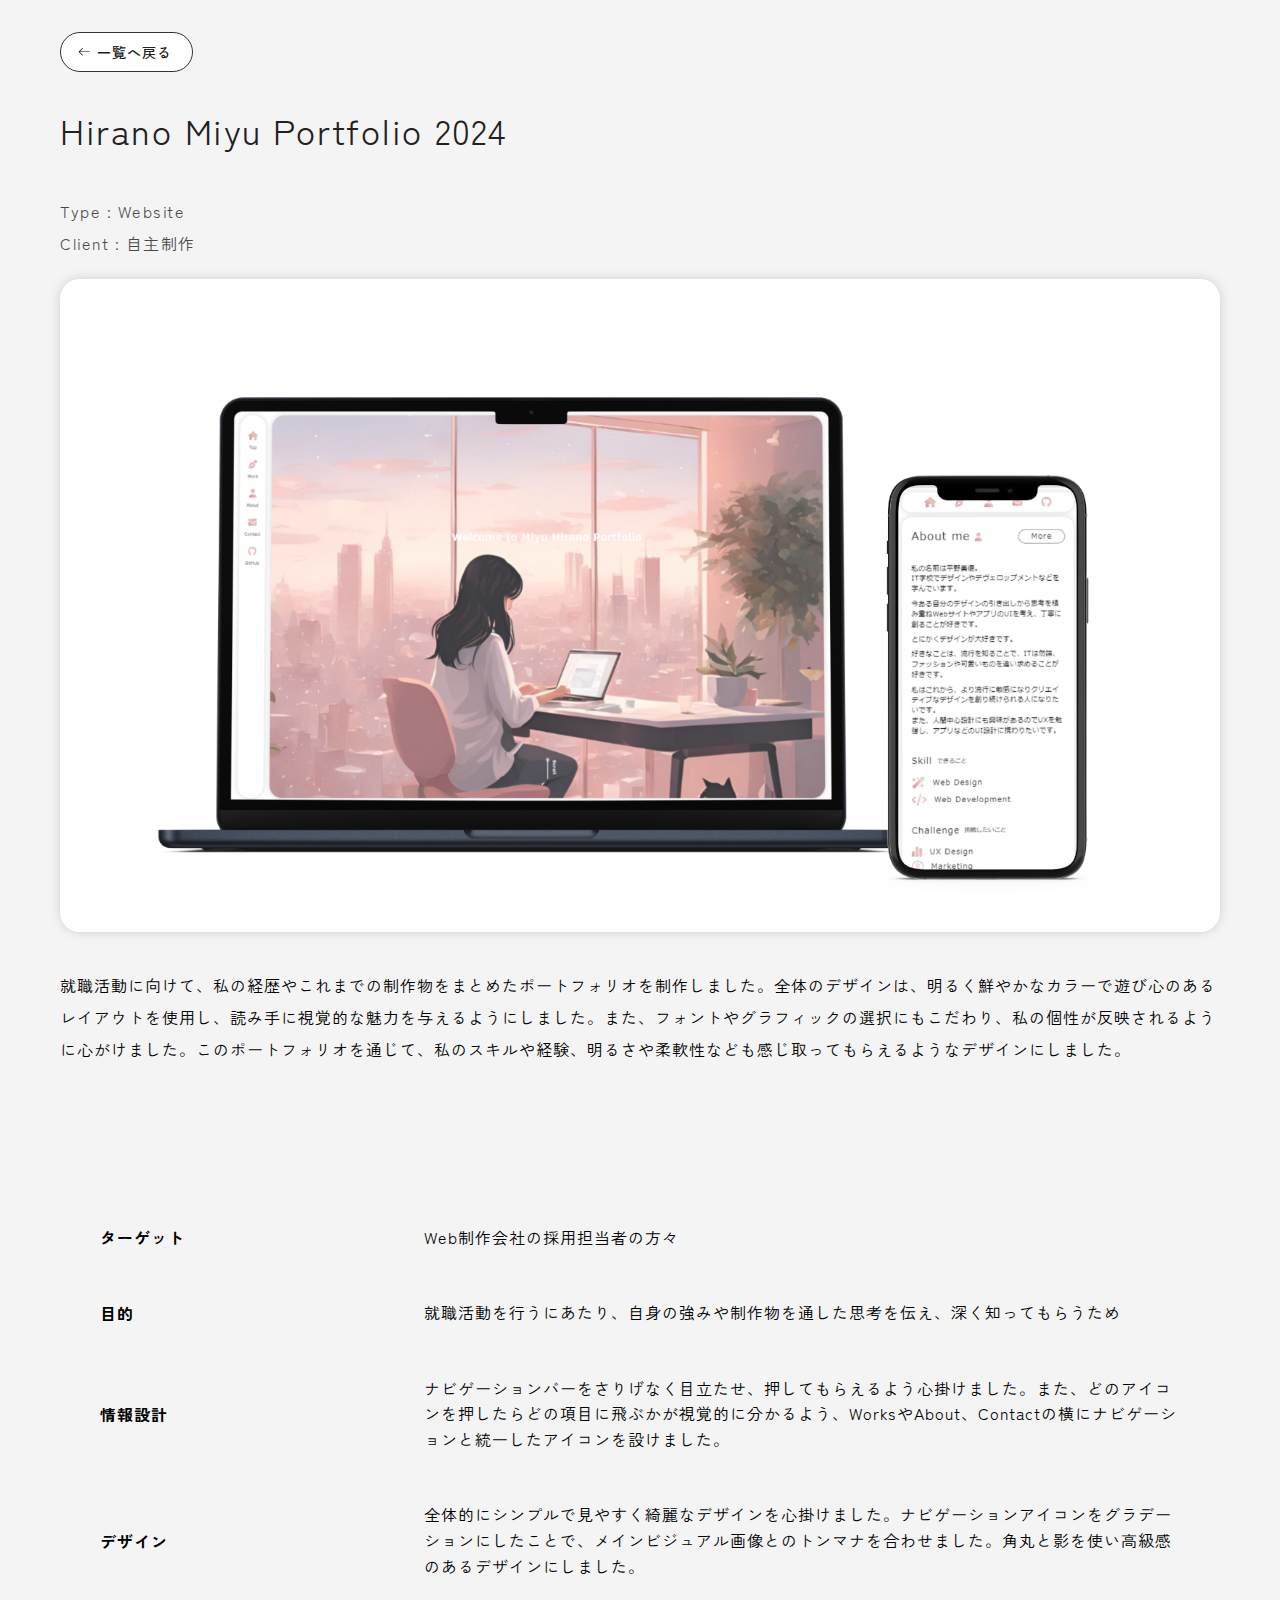
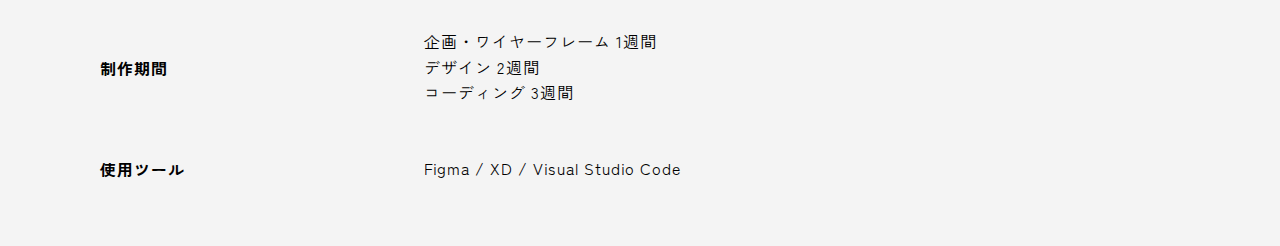
<file: work06.html>
<!DOCTYPE html>
<html lang="ja">

<head>
    <meta charset="UTF-8">
    <meta name="viewport" content="width=device-width, initial-scale=1.0">
    <title>Works_website</title>
    <link rel="stylesheet" href="css/works_00.css">
    <link href="https://fonts.googleapis.com/css2?family=Zen+Kaku+Gothic+New:wght@400;700&display=swap" rel="stylesheet">
</head>

<body>

    <div class="back_btn">
        <a href="works.html"><button>
            <svg height="16" width="16" xmlns="http://www.w3.org/2000/svg" version="1.1" viewBox="0 0 1024 1024">
                <path
                    d="M874.690416 495.52477c0 11.2973-9.168824 20.466124-20.466124 20.466124l-604.773963 0 188.083679 188.083679c7.992021 7.992021 7.992021 20.947078 0 28.939099-4.001127 3.990894-9.240455 5.996574-14.46955 5.996574-5.239328 0-10.478655-1.995447-14.479783-5.996574l-223.00912-223.00912c-3.837398-3.837398-5.996574-9.046027-5.996574-14.46955 0-5.433756 2.159176-10.632151 5.996574-14.46955l223.019353-223.029586c7.992021-7.992021 20.957311-7.992021 28.949332 0 7.992021 8.002254 7.992021 20.957311 0 28.949332l-188.073446 188.073446 604.753497 0C865.521592 475.058646 874.690416 484.217237 874.690416 495.52477z">
                </path>
            </svg>
            <span>一覧へ戻る</span>
        </button></a>
    </div>


    <section class="worksDetail">
        <h1>Hirano Miyu Portfolio 2024</h1>
        <!-- <h4>旅行予約管理アプリ UI（仮想）</h4> -->
        <p class="type">Type : Website<br>Client : 自主制作</p>

        <div class="works_img">
            <img class="image" src="image/portfolio2024_mockup.png" alt="">
        </div>

        <p class="works_Text">
            就職活動に向けて、私の経歴やこれまでの制作物をまとめたポートフォリオを制作しました。全体のデザインは、明るく鮮やかなカラーで遊び心のあるレイアウトを使用し、読み手に視覚的な魅力を与えるようにしました。また、フォントやグラフィックの選択にもこだわり、私の個性が反映されるように心がけました。このポートフォリオを通じて、私のスキルや経験、明るさや柔軟性なども感じ取ってもらえるようなデザインにしました。
        </p>
    </section>

    <section class="detailText">
        <div class="target">
            <h3>ターゲット</h3>
            <p>Web制作会社の採用担当者の方々</p>
        </div>
        <div class="">
            <h3>目的</h3>
            <p>就職活動を行うにあたり、自身の強みや制作物を通した思考を伝え、深く知ってもらうため</p>
        </div>
        <div class="">
            <h3>情報設計</h3>
            <p>ナビゲーションバーをさりげなく目立たせ、押してもらえるよう心掛けました。また、どのアイコンを押したらどの項目に飛ぶかが視覚的に分かるよう、WorksやAbout、Contactの横にナビゲーションと統一したアイコンを設けました。</p>
        </div>
        <div class="color">
            <h3>デザイン</h3>
            <p>全体的にシンプルで見やすく綺麗なデザインを心掛けました。ナビゲーションアイコンをグラデーションにしたことで、メインビジュアル画像とのトンマナを合わせました。角丸と影を使い高級感のあるデザインにしました。</p>
        </div>
        <div class="time">
            <h3>制作期間</h3>
            <p>企画・ワイヤーフレーム 1週間<br>デザイン 2週間<br>コーディング 3週間</p>
        </div>
        <div class="tool">
            <h3>使用ツール</h3>
            <p>Figma / XD / Visual Studio Code</p>
        </div>
    </section>
</body>

</html>
</file>
<file: css/work00.css>
@charset "utf-8";

body {
    font-family: "YakuHanJP_Narrow", "Zen Kaku Gothic New", sans-serif;
    justify-content: center;
    align-items: center;
    margin: 0;
    background-color: #f4f4f4;
}

.back_btn {
    margin: 32px 60px;
}

.back_btn a {
    text-decoration: none;
}

.back_btn span {
    color: #212121;
    font-weight: 500;
    font-size: 14px;
}

button {
    font-family: "YakuHanJP_Narrow", "Zen Kaku Gothic New", sans-serif;
    display: flex;
    height: 40px;
    width: auto;
    padding: 0 20px;
    align-items: center;
    justify-content: center;
    letter-spacing: 1px;
    transition: all 0.2s linear;
    cursor: pointer;
    border: none;
    background: #fff;
    border: 1.2px solid #333;
    border-radius: 20px;
    font-weight: 600;
}


button>svg {
    margin-right: 5px;
    margin-left: -5px;
    font-size: 20px;
    transition: all 0.4s ease-in;
}

button:hover>svg {
    font-size: 1.2em;
    transform: translateX(-5px);
}

button:hover {
    transform: translateY(-2px);
}


.worksDetail {
    padding: 0 60px;
}

.worksDetail h1 {
    margin-top: 20px;
    color: #212121;
    font-size: 2.2rem;
    letter-spacing: 1.5px;
    font-weight: normal;
}

.worksDetail .type {
    margin: 0;
    padding: 0;
    margin-top: 40px;
    opacity: .7;
    text-align: left;
    line-height: 2;
    letter-spacing: 1.5px;
}

.worksDetail h4 {
    padding: 0;
    margin: 0;
    font-size: 1rem;
    font-weight: normal;
    letter-spacing: 1.5px;
    color: #212121;
}

@media screen and (max-width:768px) {
    .worksDetail {
        padding: 0 20px;
    }
    .worksDetail h1 {
        font-size: 1.6rem;
        margin-top: 34px;
    }

    .worksDetail h4 {
        font-size: .9rem;
    }

    .worksDetail .type {
        margin-top: 20px;
        font-size: .8rem;
    }

    .worksDetail img {
        margin-top: 10px;
    }

    .back_btn {
        margin: 32px 20px;
    }

}

.slider {
    margin: 40px auto;
    position: relative;
    width: 90%;
    max-width: 800px;
    overflow: hidden;
    border: 2px solid #ddd;
    border-radius: 10px;
}

.slides {
    display: flex;
    transition: transform 0.5s ease-in-out;
}

.slide {
    min-width: 100%;
    box-sizing: border-box;
}

.slide img {
    width: 100%;
    border-radius: 10px;
}

.prev {
    cursor: pointer;
    position: absolute;
    top: 50%;
    width: auto;
    padding: 16px;
    margin-top: -22px;
    color: white;
    font-weight: bold;
    font-size: 18px;
    transition: 0.6s ease;
    border-radius: 0 3px 3px 0;
    user-select: none;
}

.next {
    cursor: pointer;
    position: absolute;
    top: 50%;
    width: auto;
    padding: 16px;
    margin-top: -22px;
    color: #212121;
    font-weight: bold;
    font-size: 18px;
    transition: 0.6s ease;
    border-radius: 0 3px 3px 0;
    user-select: none;
    right: 0;
    border-radius: 3px 0 0 3px;
}

.prev:hover, .next:hover {
    color: white;
    background-color: rgba(0, 0, 0, 0.8);
}

.all {
    width: 80%;
    margin: 0 auto;
    margin-bottom: 60px;
}
.all img {
    width: 100%;
}
</file>
<file: css/works_00.css>
@charset "utf-8";

body {
    margin: 0;
    font-family: "YakuHanJP_Narrow", "Zen Kaku Gothic New", sans-serif;
    background-color: #f4f4f4;
}

.back_btn {
    margin: 32px 60px;
}

.back_btn a {
    text-decoration: none;
}

.back_btn span {
    color: #212121;
    font-weight: 500;
    font-size: 14px;
}

button {
    font-family: "YakuHanJP_Narrow", "Zen Kaku Gothic New", sans-serif;
    display: flex;
    height: 40px;
    width: auto;
    padding: 0 20px;
    align-items: center;
    justify-content: center;
    letter-spacing: 1px;
    transition: all 0.2s linear;
    cursor: pointer;
    border: none;
    background: #fff;
    border: 1.2px solid #333;
    border-radius: 20px;
    font-weight: 600;
}

button>svg {
    margin-right: 5px;
    margin-left: -5px;
    font-size: 20px;
    transition: all 0.4s ease-in;
}

button:hover>svg {
    font-size: 1.2em;
    transform: translateX(-5px);
}

button:hover {
    transform: translateY(-2px);
}


.worksDetail {
    padding: 0 60px;
}

.worksDetail h1 {
    margin-top: 20px;
    color: #212121;
    font-size: 2.2rem;
    letter-spacing: 1.5px;
    font-weight: normal;
}

.worksDetail .type {
    margin: 0;
    padding: 0;
    margin-top: 40px;
    opacity: .7;
    text-align: left;
    line-height: 2;
    letter-spacing: 1.5px;
}

.worksDetail h4 {
    padding: 0;
    margin: 0;
    font-size: 1rem;
    font-weight: normal;
    letter-spacing: 1.5px;
    color: #212121;
}

@media screen and (max-width:768px) {
    .worksDetail h1 {
        font-size: 1.6rem;
        margin-top: 34px;
    }

    .worksDetail h4 {
        font-size: .9rem;
    }

    .worksDetail .type {
        margin-top: 20px;
        font-size: .8rem;
    }

    .worksDetail img {
        margin-top: 10px;
    }

    .back_btn {
        margin: 32px 20px;
    }

}

.works_img {
    margin-top: 20px;
    text-align: center;
}

.image {
    max-width: 100%;
    height: auto;
    box-shadow: 0 0 12px rgba(0, 0, 0, 0.15);
    border-radius: 20px;
}

.works_Text {
    margin-top: 2rem;
    font-size: 1rem;
    letter-spacing: 1px;
    line-height: 2;
}

.detailText {
    padding: 0 100px;
    margin-top: 10rem;
    margin-bottom: 4rem;
}

.detailText div {
    align-items: center;
    display: flex;
    margin-top: 50px;
}

.detailText h3,
p {
    margin: 0;
    padding: 0;
}

.detailText h3 {
    font-size: 1rem;
    letter-spacing: 1px;
    width: 30%;
}

.detailText p {
    letter-spacing: 1px;
    line-height: 1.6;
    width: 70%;
}

.allImage {
    margin-top: 8rem;
    display: flex;
    padding: 0 60px;
    gap: 60px;
    justify-content: center;
}

.allImage img {
    width: 40%;
    box-shadow: 0 0 10px rgba(0, 0, 0, 0.1);
}

.color_code {
    display: flex;
}
.left_title {
    width: 30%;
}

.right_code {
    width: 70%;
    height: 100px;
    background-image: url(../image/banner_color.png);
    background-size: cover;
    background-repeat: no-repeat;
}

@media screen and (max-width:960px) {
    .right_code {
        background-size: contain;
    }
}

@media screen and (max-width:768px) {
    .works_Text {
        font-size: .88rem;
    }

    .logo {
        padding-left: 1rem;
    }

    .worksDetail {
        padding: 0 20px;
    }

    .detailText {
        margin-top: 6rem;
        padding: 0 20px;
    }

    .detailText h3 {
        font-size: .8rem;
    }

    .detailText p {
        font-size: .88rem;
    }

    .allImage {
        margin-top: 2rem;
    }
}

.fullPage {
    display: grid;
    grid-template-columns: 1fr 1fr;
    padding: 40px 100px 80px 100px;
}
.fullPage img {
    width: 50%;
}

@media screen and (max-width:768px) {
    .fullPage {
        padding: 0 20px;
    }
}
</file>
